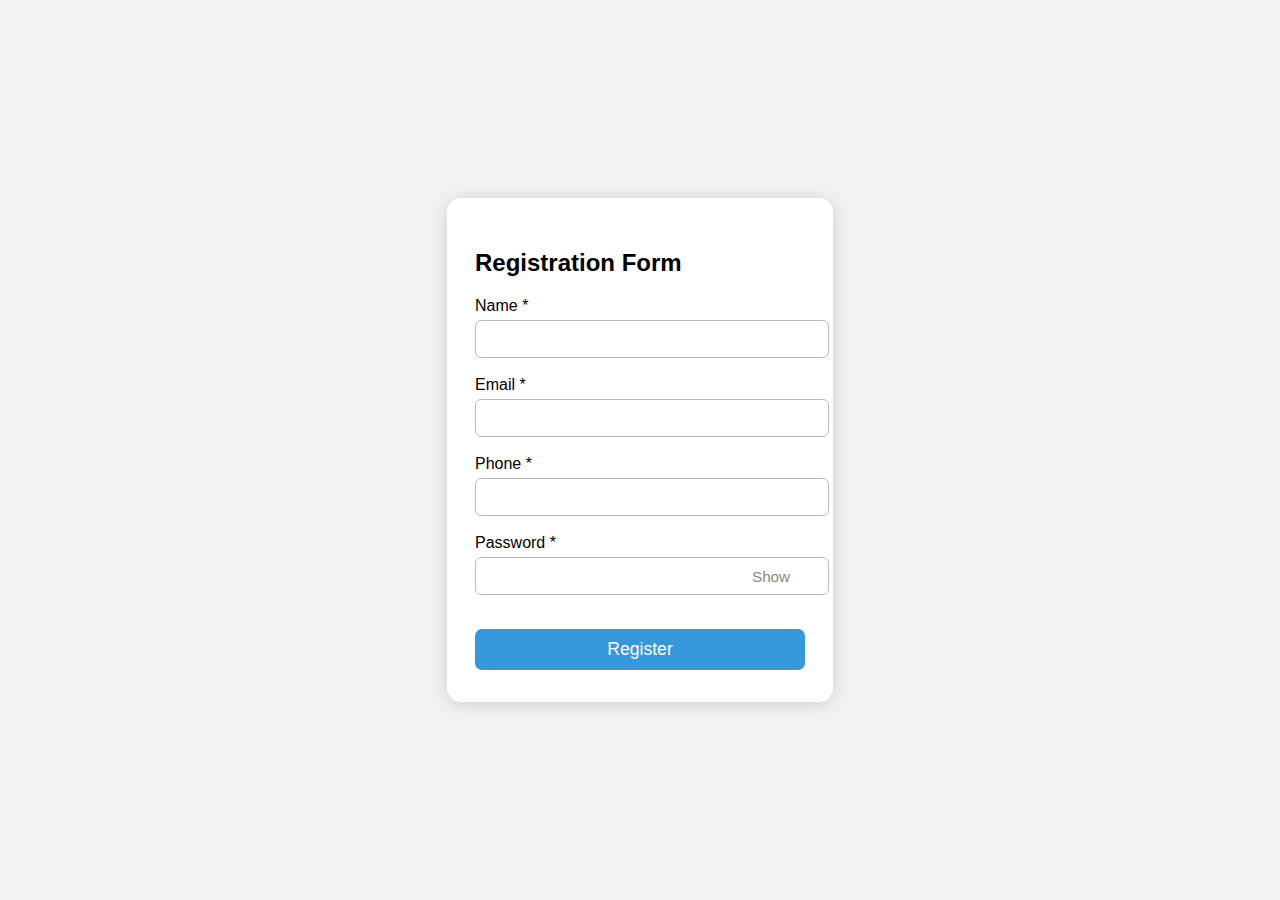
<file: 4-assi/Index.html>
<!DOCTYPE html>
<html lang="en">
<head>
  <meta charset="UTF-8">
  <title>Form Validation Assignment - TuteDude</title>
  <link rel="stylesheet" href="styles.css">
  <!-- Include jQuery from CDN -->
  <script src="https://code.jquery.com/jquery-3.6.0.min.js"></script>
</head>
<body>
  <div class="centered-wrapper">
    <form id="validationForm">
      <h2>Registration Form</h2>
      <div class="form-group">
        <label for="name">Name *</label>
        <input type="text" id="name" name="name" required>
      </div>
      <div class="form-group">
        <label for="email">Email *</label>
        <input type="text" id="email" name="email" required>
      </div>
      <div class="form-group">
        <label for="phone">Phone *</label>
        <input type="text" id="phone" name="phone" maxlength="10" required>
      </div>
      <div class="form-group password-wrapper">
        <label for="password">Password *</label>
        <input type="password" id="password" name="password" required>
        <span class="toggle-password" id="togglePwd">Show</span>
      </div>
      <div id="message"></div>
      <button type="submit">Register</button>
    </form>
  </div>
  <script src="script.js"></script>
</body>
</html>
</file>
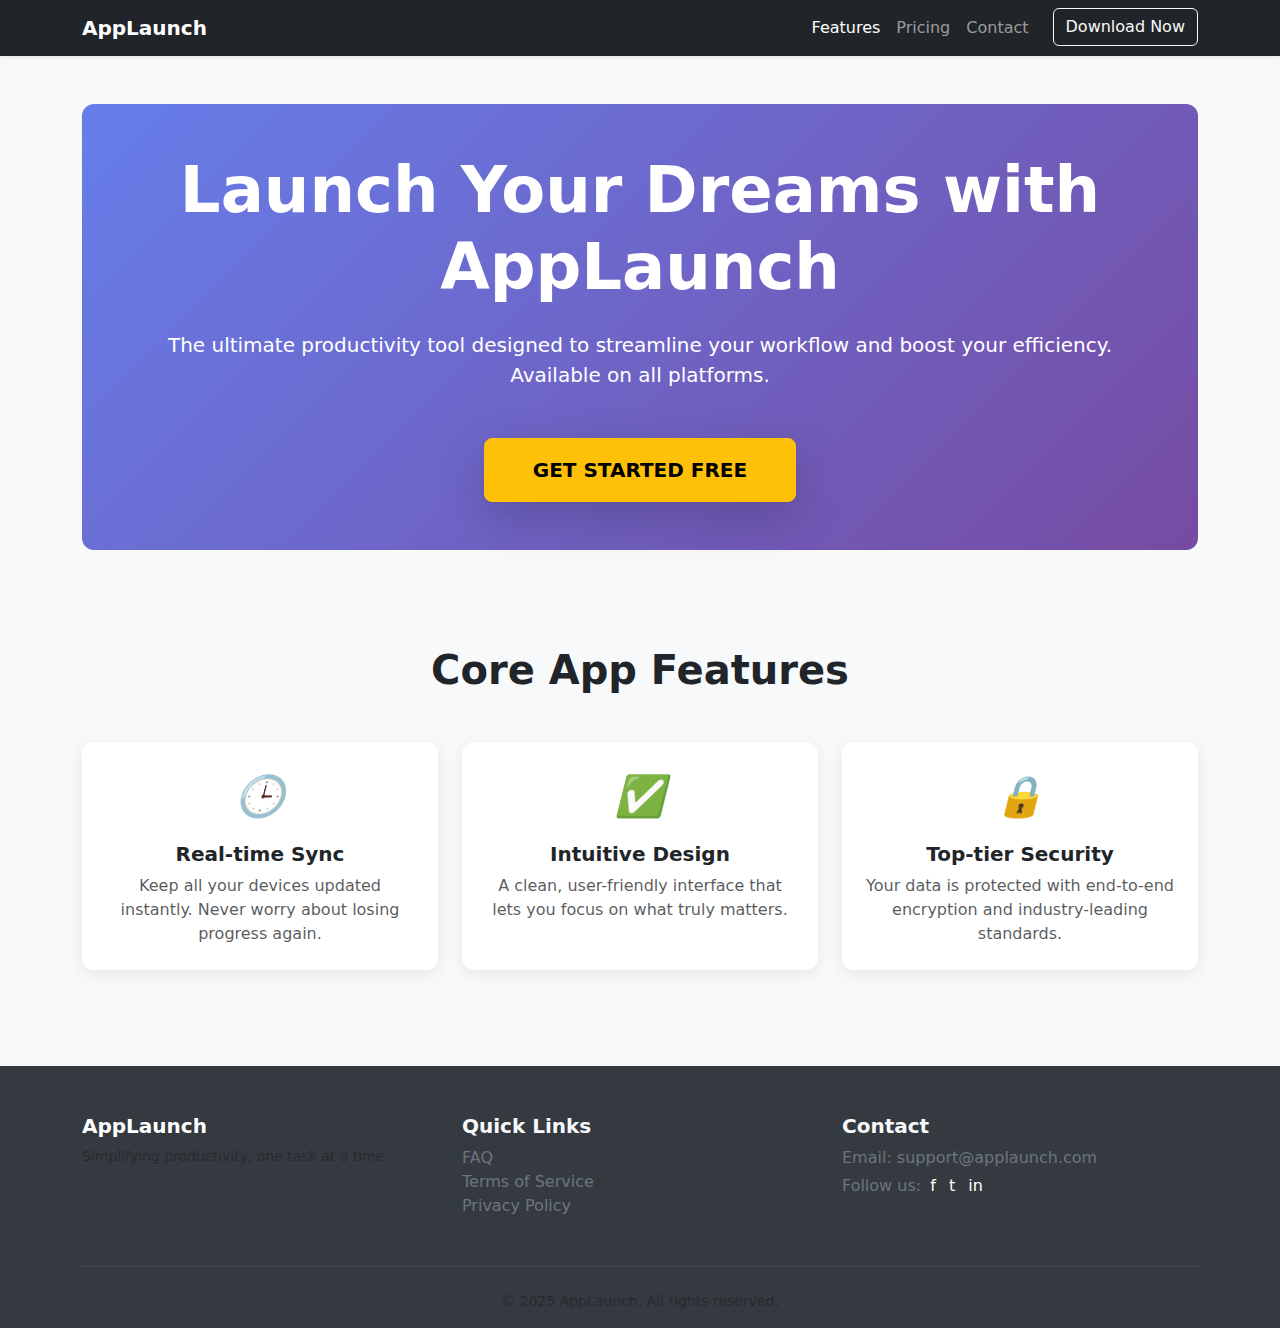
<file: 5-assi/Index.html>
<!DOCTYPE html>
<html lang="en">
<head>
    <meta charset="UTF-8">
    <meta name="viewport" content="width=device-width, initial-scale=1.0">
    <title>App Landing Page - Bootstrap 5</title>
    <!-- Load Bootstrap 5 CSS -->
    <link href="https://cdn.jsdelivr.net/npm/bootstrap@5.3.3/dist/css/bootstrap.min.css" rel="stylesheet" xintegrity="sha384-QWTKZyjpPEjISv5WaRU9OFeRpok6YctnYmDr5pNlyT2bRjXh0JMhjY6hW+ALEwIH" crossorigin="anonymous">
    <!-- Custom styling to enhance Bootstrap's look -->
    <style>
        /* Custom hero style to mimic the jumbotron aesthetic */
        .hero-section {
            background: linear-gradient(135deg, #667eea 0%, #764ba2 100%);
            color: white;
            padding: 6rem 0;
            border-radius: 0.75rem;
            margin-bottom: 3rem;
        }
        .feature-icon {
            font-size: 2.5rem;
            color: #667eea;
        }
        .card {
            border: none;
            border-radius: 0.75rem;
            box-shadow: 0 4px 15px rgba(0, 0, 0, 0.08);
            transition: transform 0.3s, box-shadow 0.3s;
        }
        .card:hover {
            transform: translateY(-5px);
            box-shadow: 0 8px 25px rgba(0, 0, 0, 0.15);
        }
        /* Style for the footer */
        footer {
            background-color: #343a40;
            color: #f8f9fa;
        }
        .navbar-brand img {
            height: 30px;
        }
    </style>
</head>
<body class="bg-light">

    <!-- 1. Responsive Navbar (Semantic Tag: <header>) -->
    <header>
        <nav class="navbar navbar-expand-lg navbar-dark bg-dark shadow-sm">
            <div class="container">
                <a class="navbar-brand fw-bold" href="#">AppLaunch</a>
                
                <!-- Hamburger Menu Toggle for small screens -->
                <button class="navbar-toggler" type="button" data-bs-toggle="collapse" data-bs-target="#navbarNav" aria-controls="navbarNav" aria-expanded="false" aria-label="Toggle navigation">
                    <span class="navbar-toggler-icon"></span>
                </button>
                
                <!-- Navbar Links -->
                <div class="collapse navbar-collapse" id="navbarNav">
                    <ul class="navbar-nav ms-auto">
                        <li class="nav-item">
                            <a class="nav-link active" aria-current="page" href="#features">Features</a>
                        </li>
                        <li class="nav-item">
                            <a class="nav-link" href="#">Pricing</a>
                        </li>
                        <li class="nav-item">
                            <a class="nav-link" href="#contact">Contact</a>
                        </li>
                        <li class="nav-item">
                            <button class="btn btn-outline-light ms-lg-3" type="button">Download Now</button>
                        </li>
                    </ul>
                </div>
            </div>
        </nav>
    </header>

    <!-- Semantic Tag: <main> for the primary content -->
    <main class="container my-5">
        
        <!-- 2. Jumbotron/Hero Section (Semantic Tag: <section>) -->
        <section class="hero-section text-center p-5">
            <h1 class="display-3 fw-bold mb-4">Launch Your Dreams with AppLaunch</h1>
            <p class="lead mb-5">
                The ultimate productivity tool designed to streamline your workflow and boost your efficiency. Available on all platforms.
            </p>
            <a href="#" class="btn btn-warning btn-lg fw-bold shadow-lg px-5 py-3 text-uppercase">
                Get Started Free
            </a>
        </section>

        <!-- 3. Three-Card Grid Display (Semantic Tag: <section>) -->
        <section id="features" class="py-5">
            <h2 class="text-center mb-5 display-6 fw-bold text-dark">Core App Features</h2>
            <div class="row g-4">
                
                <!-- Feature Card 1 -->
                <div class="col-md-4">
                    <div class="card p-4 h-100">
                        <div class="text-center mb-3">
                            <i class="bi bi-clock feature-icon">🕒</i>
                        </div>
                        <h5 class="card-title fw-bold text-center">Real-time Sync</h5>
                        <p class="card-text text-muted text-center">
                            Keep all your devices updated instantly. Never worry about losing progress again.
                        </p>
                    </div>
                </div>

                <!-- Feature Card 2 -->
                <div class="col-md-4">
                    <div class="card p-4 h-100">
                        <div class="text-center mb-3">
                            <i class="bi bi-check-circle feature-icon">✅</i>
                        </div>
                        <h5 class="card-title fw-bold text-center">Intuitive Design</h5>
                        <p class="card-text text-muted text-center">
                            A clean, user-friendly interface that lets you focus on what truly matters.
                        </p>
                    </div>
                </div>

                <!-- Feature Card 3 -->
                <div class="col-md-4">
                    <div class="card p-4 h-100">
                        <div class="text-center mb-3">
                            <i class="bi bi-shield-lock feature-icon">🔒</i>
                        </div>
                        <h5 class="card-title fw-bold text-center">Top-tier Security</h5>
                        <p class="card-text text-muted text-center">
                            Your data is protected with end-to-end encryption and industry-leading standards.
                        </p>
                    </div>
                </div>
                
            </div>
        </section>

    </main>

    <!-- 4. Footer (Semantic Tag: <footer>) -->
    <footer id="contact" class="pt-5 pb-3">
        <div class="container">
            <div class="row">
                <!-- About Section -->
                <div class="col-md-4 mb-3">
                    <h5 class="fw-bold text-white">AppLaunch</h5>
                    <p class="text-muted small">Simplifying productivity, one task at a time.</p>
                </div>
                
                <!-- Quick Links -->
                <div class="col-md-4 mb-3">
                    <h5 class="fw-bold">Quick Links</h5>
                    <ul class="list-unstyled">
                        <li><a href="#" class="text-secondary text-decoration-none">FAQ</a></li>
                        <li><a href="#" class="text-secondary text-decoration-none">Terms of Service</a></li>
                        <li><a href="#" class="text-secondary text-decoration-none">Privacy Policy</a></li>
                    </ul>
                </div>

                <!-- Contact Info -->
                <div class="col-md-4 mb-3">
                    <h5 class="fw-bold">Contact</h5>
                    <p class="text-secondary mb-1">Email: support@applaunch.com</p>
                    <p class="text-secondary">Follow us: 
                        <a href="#" class="text-white mx-1 text-decoration-none">f</a>
                        <a href="#" class="text-white mx-1 text-decoration-none">t</a>
                        <a href="#" class="text-white mx-1 text-decoration-none">in</a>
                    </p>
                </div>
            </div>
            <hr class="border-secondary">
            <div class="text-center text-muted small pt-2">
                &copy; 2025 AppLaunch. All rights reserved.
            </div>
        </div>
    </footer>

    <!-- Load Bootstrap 5 JS Bundle (includes Popper for toggles/dropdowns) -->
    <script src="https://cdn.jsdelivr.net/npm/bootstrap@5.3.3/dist/js/bootstrap.bundle.min.js" xintegrity="sha384-YvpcrYf0tY3lHB60NNkmXc5s9fDVZLESaAA55NDzOxhy9GkcIdslK1eN7N6jIeHz" crossorigin="anonymous"></script>
</body>
</html>
</file>
<file: 4-assi/styles.css>
body {
  background: #f2f2f2;
  margin: 0;
  font-family: Arial, sans-serif;
}
.centered-wrapper {
  min-height: 100vh;
  display: flex;
  align-items: center;
  justify-content: center;
}
form {
  background: #fff;
  padding: 32px 28px;
  border-radius: 14px;
  box-shadow: 0 2px 18px rgba(0,0,0,0.15);
  width: 330px;
}
h2 {
  margin-bottom: 20px;
}
.form-group {
  margin-bottom: 18px;
  position: relative;
}
input[type=text], input[type=password] {
  width: 100%;
  padding: 9px 11px;
  border: 1px solid #bbb;
  border-radius: 6px;
  margin-top: 5px;
  font-size: 1rem;
}
button {
  width: 100%;
  padding: 10px;
  background: #3498db;
  border: none;
  color: #fff;
  font-size: 1.1rem;
  border-radius: 7px;
  cursor: pointer;
  margin-top: 16px;
  transition: background 0.2s;
}
button:hover {
  background: #217dbb;
}
#message {
  margin-bottom: 13px;
}
.errorBox {
  background: #fff6f6;
  color: #d8000c;
  border-left: 4px solid #d8000c;
  padding: 10px 10px;
  border-radius: 8px;
}
.successBox {
  background: #f9fff8;
  color: #249b2b;
  border-left: 4px solid #249b2b;
  padding: 10px 10px;
  border-radius: 8px;
}
.toggle-password {
  position: absolute;
  top: 34px;
  right: 15px;
  font-size: 0.95rem;
  color: #888;
  cursor: pointer;
  user-select: none;
}
.password-wrapper {
  position: relative;
}
</file>
